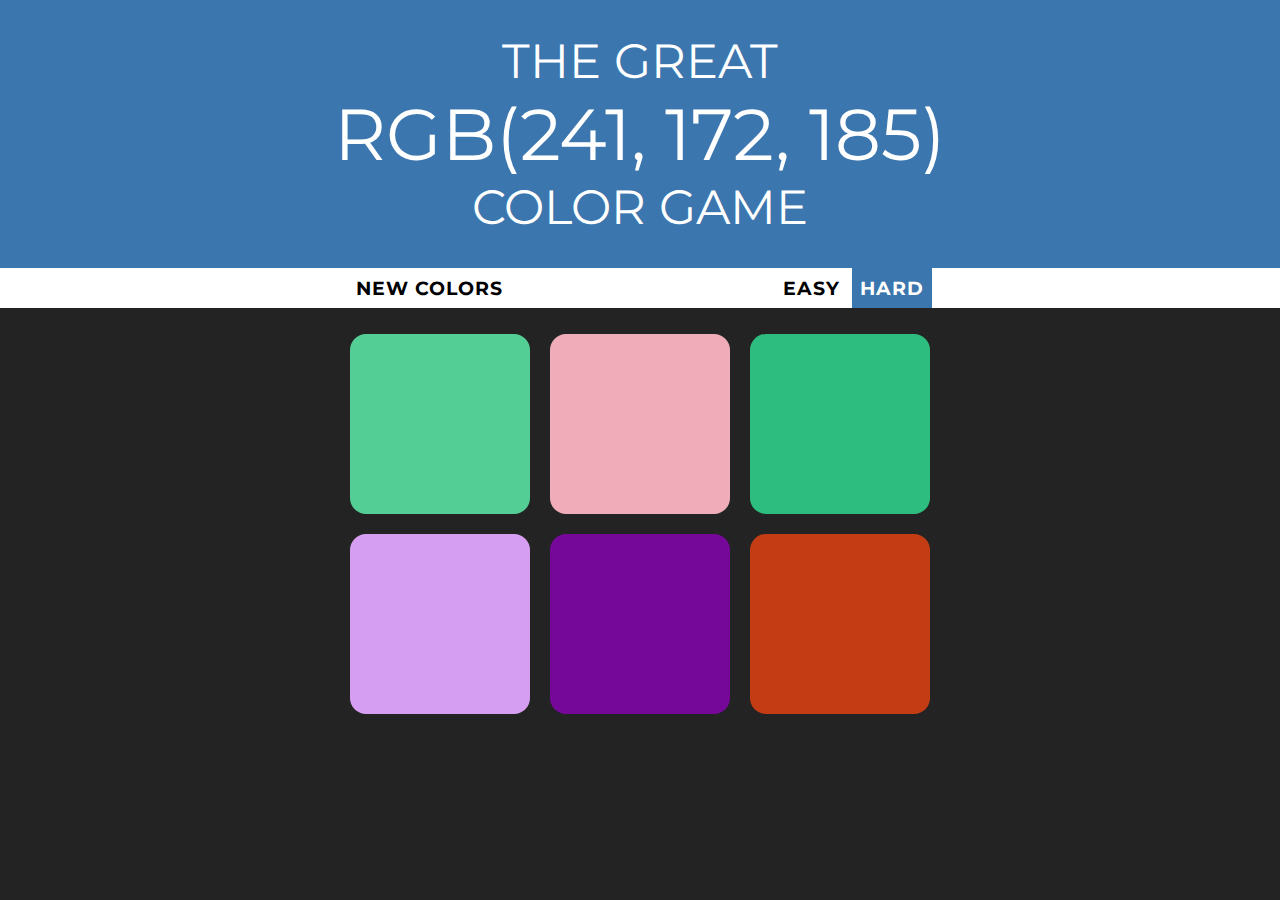
<file: RGB_Guessing_Game/index.html>
<!DOCTYPE html>
<html lang="en">
  <head>
    <meta charset="UTF-8" />
    <meta name="viewport" content="width=device-width, initial-scale=1.0" />
    <title>Color Game</title>
    <link
      href="https://fonts.googleapis.com/css2?family=Montserrat:wght@400;700&display=swap"
      rel="stylesheet"
    />
    <link rel="stylesheet" href="./style.css" />
  </head>
  <body>
    <h1>
      The Great <br />
      <span id="colordisplay">RGB</span> <br />
      color Game
    </h1>
    <div id="stripe">
      <button id="reset">New Colors</button>
      <span id="message"></span>
      <button class="mode">Easy</button>
      <button class="mode selected">Hard</button>
    </div>
    <div id="container">
      <div class="square"></div>
      <div class="square"></div>
      <div class="square"></div>
      <div class="square"></div>
      <div class="square"></div>
      <div class="square"></div>
    </div>
    <script src="./script.js"></script>
  </body>
</html>
</file>
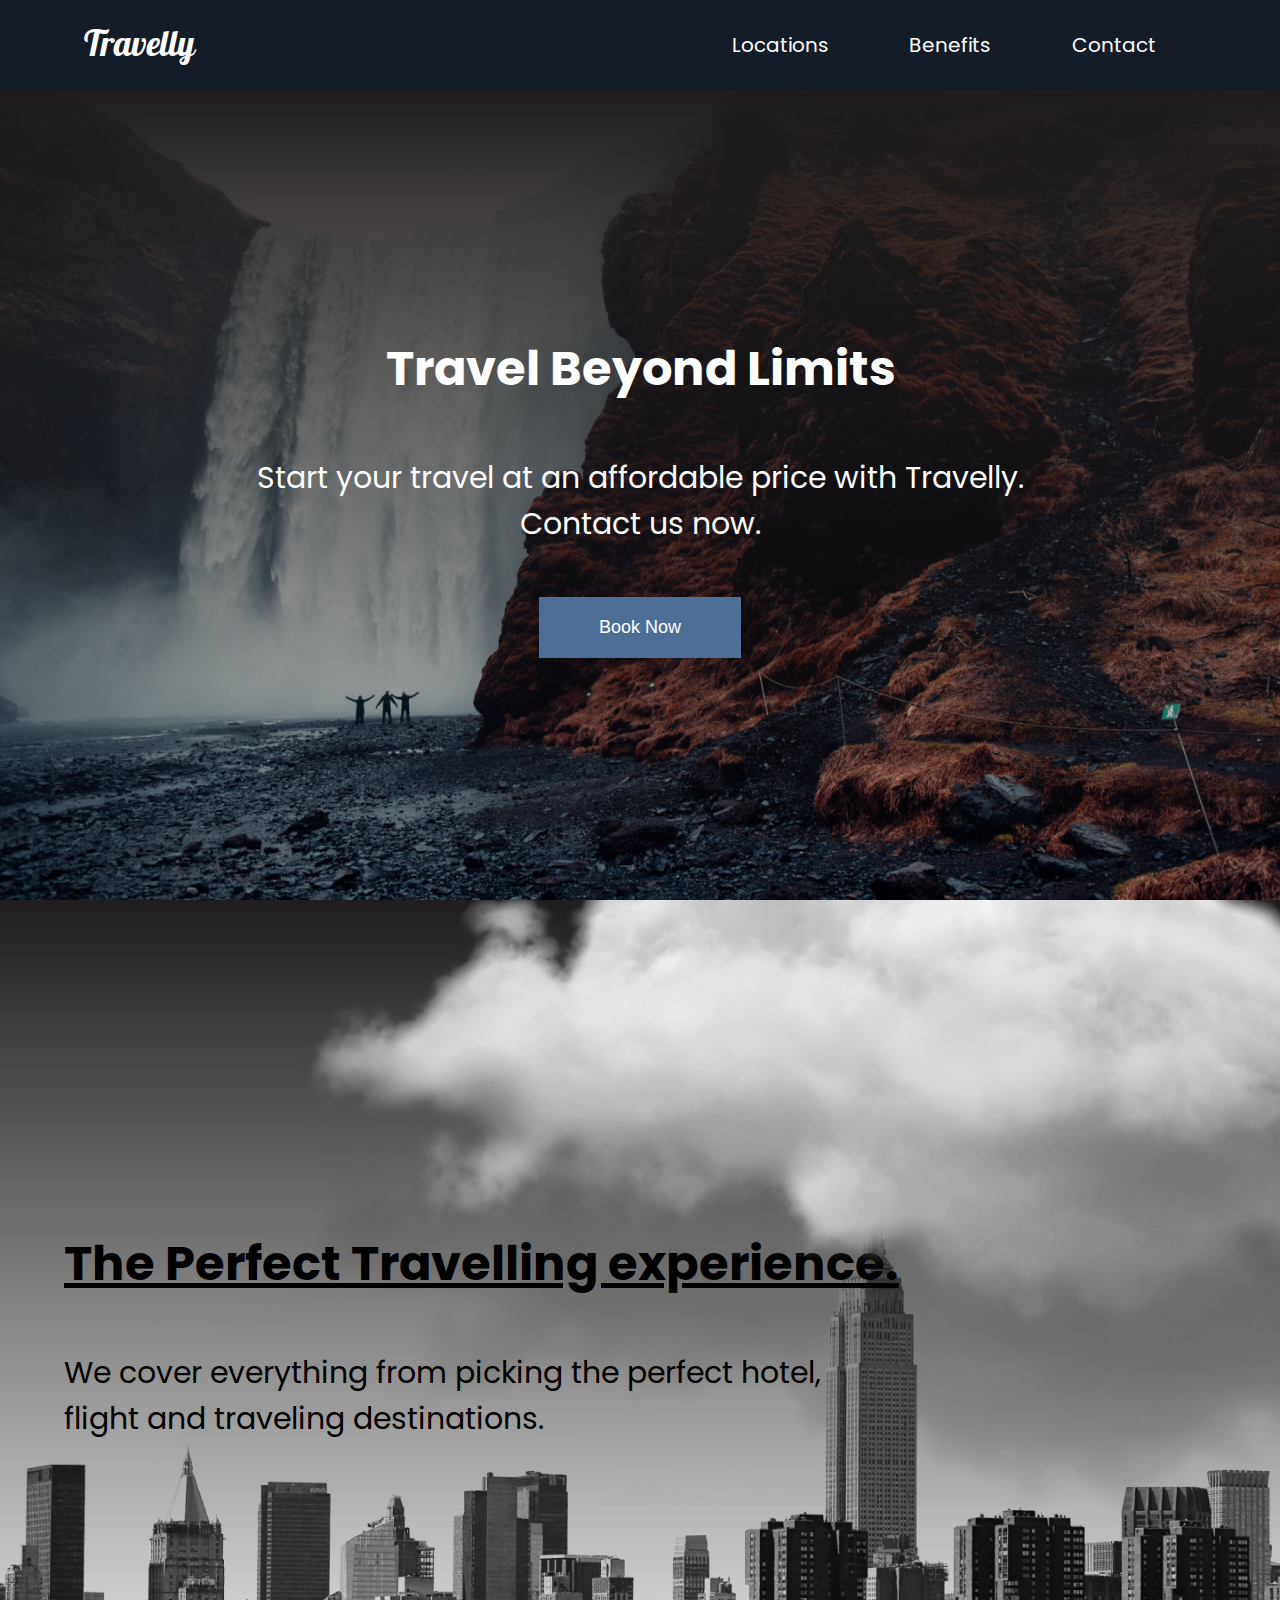
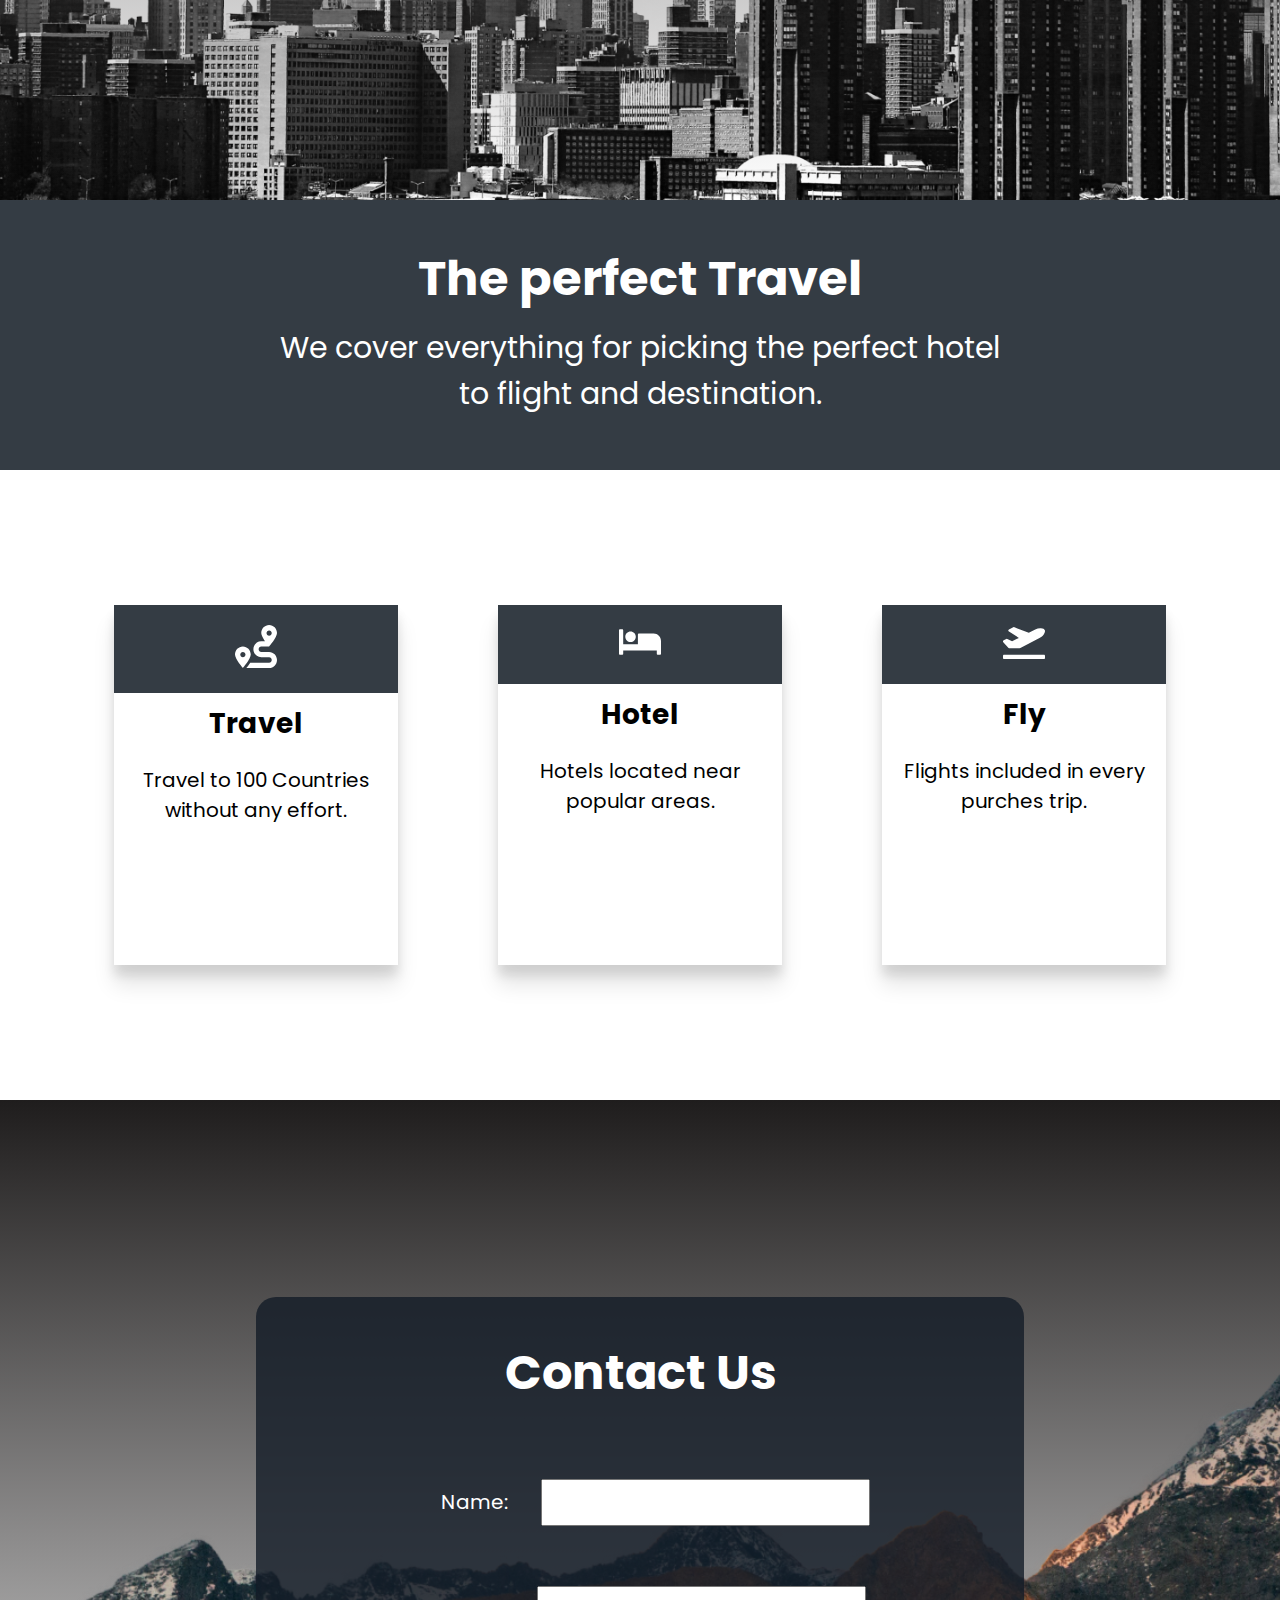
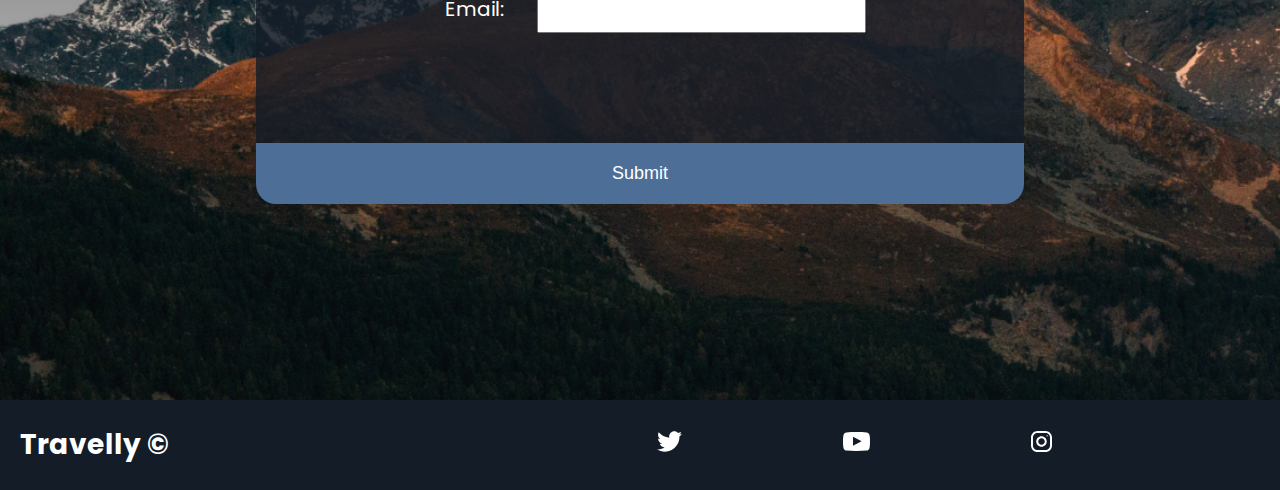
<file: Travel Site/index.html>
<!DOCTYPE html>
<html id="home" lang="en">
  <head>
    <meta charset="UTF-8" />
    <meta name="viewport" content="width=device-width, initial-scale=1.0" />
    <meta
      name="description"
      content="Travelly is a travel agency website that helps you pick out your holiday"
    />
    <meta name="robots" content="index,follow" />
    <link rel="icon" href="/Travel Site/icons/iconmonstr-airport-7-240.png" />

    <link
      href="https://fonts.googleapis.com/css2?family=Pattaya&family=Poppins:wght@400;500&display=swap"
      rel="stylesheet"
    />
    <link rel="stylesheet" href="./style.css" />
    <title>Travelly | Travelling Agency</title>
  </head>
  <body>
    <header class="main-head">
      <nav>
        <h1 id="logo"><a href="#home">Travelly</a></h1>
        <ul>
          <li><a href="#location">Locations</a></li>
          <li><a href="#benefits">Benefits</a></li>
          <li><a href="#contact">Contact</a></li>
        </ul>
      </nav>
    </header>
    <main>
      <section class="hero">
        <h2>Travel Beyond Limits</h2>
        <h3>
          Start your travel at an affordable price with Travelly. <br />
          Contact us now.
        </h3>
        <button>Book Now</button>
      </section>

      <section>
        <section id="location">
          <header class="location-head">
            <h2>The Perfect Travelling experience.</h2>
            <h3>
              We cover everything from picking the perfect hotel, <br />
              flight and traveling destinations.
            </h3>
            <img
              src="/Travel Site/Images/cloud.png"
              class="moving-cloud-1 cloud"
            />
            <img
              src="/Travel Site/Images/cloud.png"
              class="moving-cloud-2 cloud"
            />
          </header>
        </section>

        <section id="benefits">
          <header class="benefits-head">
            <h2>The perfect Travel</h2>
            <h3>
              We cover everything for picking the perfect hotel <br />
              to flight and destination.
            </h3>
          </header>
          <div class="cards">
            <div class="card">
              <div class="card-icon">
                <img src="/Travel Site/icons/route-solid.svg" alt="" />
              </div>
              <h4>Travel</h4>
              <p>Travel to 100 Countries without any effort.</p>
            </div>
            <div class="card">
              <div class="card-icon">
                <img src="/Travel Site/icons/bed-solid.svg" alt="" />
              </div>
              <h4>Hotel</h4>
              <p>Hotels located near popular areas.</p>
            </div>
            <div class="card">
              <div class="card-icon">
                <img
                  src="/Travel Site/icons/plane-departure-solid.svg"
                  alt=""
                />
              </div>
              <h4>Fly</h4>
              <p>Flights included in every purches trip.</p>
            </div>
          </div>
        </section>
      </section>

      <section id="contact">
        <div class="form-wrapper">
          <header class="form-head">
            <h2>Contact Us</h2>
          </header>
          <form>
            <div class="name-form">
              <label for="name">Name:</label>
              <input type="text" name="name" required />
            </div>
            <div class="email-form">
              <label for="email">Email:</label>
              <input type="email" name="email" />
            </div>
            <button type="submit">Submit</button>
          </form>
        </div>
      </section>
    </main>
    <footer>
      <div class="footer-wrapper">
        <h5>
          Travelly &copy;
        </h5>
        <ul>
          <li>
            <a href="#"><img src="./icons/twitter.svg" alt="" /></a>
          </li>
          <li>
            <a href="#"><img src="./icons/youtube.svg" alt="" /></a>
          </li>
          <li>
            <a href="#"><img src="./icons/instagram.svg" alt="" /></a>
          </li>
        </ul>
      </div>
    </footer>
  </body>
</html>
</file>
<file: RGB_Guessing_Game/style.css>
html {
  margin: 0;
  padding: 0;
}
body {
  background-color: #232323;
  color: white;
  margin: 0;
  font-family: "Montserrat", sans-serif;
}
#message {
  text-align: center;
  align-items: center;
}
h1 {
  color: white;
  font-size: 3rem;
  text-align: center;
  padding: 2rem 0rem;
  margin: 0;
  background-color: rgb(60, 118, 174);
  font-weight: normal;
  text-transform: uppercase;
}
#container {
  max-width: 600px;
  margin: 0 auto;
  padding-top: 1rem;
}
.square {
  background-color: white;
  width: 30%;
  padding-bottom: 30%;
  float: left;
  margin: 1.66%;
  border-radius: 1rem;
  transition: background 0.8s;
}

#stripe {
  background-color: white;
  height: 2.5rem;
  text-align: center;
  color: black;
}

.selected {
  background: rgb(60, 118, 174);
  border: none;
  color: white;
}

button {
  border: none;
  background: white;
  align-items: center;
  font-family: "Montserrat", sans-serif;
  font-size: 1.2rem;
  font-weight: 700;
  text-transform: uppercase;
  height: 100%;
  outline: none;
  padding: 0rem 0.5rem;
  letter-spacing: 1px;
  transition: all 0.3s;
}

button:hover {
  background: rgb(60, 118, 174);
  color: white;
}

#colordisplay {
  font-size: 150%;
}
#message {
  display: inline-block;
  width: 20%;
}
</file>
<file: Travel Site/style.css>
/* Global Styles */

* {
  margin: 0;
  padding: 0;
  box-sizing: border-box;
}
html {
  font-size: 62.5%;
}

h1 {
  font-size: 2.6rem;
}

li,
button,
label,
input,
p {
  font-size: 2rem;
}
h2 {
  font-size: 4.8rem;
}
h3 {
  font-size: 3rem;
  font-weight: 400;
}
h4,
h5 {
  font-size: 2.8rem;
}

button {
  padding: 2rem 6rem;
  background: #4c6e97;
  border: none;
  color: white;
  font-size: 1.8rem;
  cursor: pointer;
  transition: background 0.3s ease-in;
}
button:hover {
  background: #131c27;
}

body {
  font-family: "Poppins", sans-serif;
}
/*Nav section with HERO*/

.main-head {
  background: #131c27;
  color: white;
  position: sticky;
  top: 0px;
  z-index: 3;
}
.main-head a {
  color: white;
  text-decoration: none;
}

nav {
  min-height: 10vh;
  display: flex;
  width: 90%;
  margin: auto;
  align-items: center;
  padding: 2rem;
  flex-wrap: wrap;
}

nav ul {
  display: flex;
  flex: 1 1 40rem;
  justify-content: space-around;
  align-items: center;
  list-style: none;
}

#logo {
  flex: 2 1 40rem;
  font-family: "Pattaya", sans-serif;
  font-weight: 400;
  font-size: 3.5rem;
}

.hero {
  min-height: 90vh;
  background: linear-gradient(rgb(31, 29, 29), transparent),
    url(./Images/landing-page.jpg);
  background-repeat: no-repeat;
  background-size: cover;
  background-position: center;
  color: white;
  display: flex;
  flex-direction: column;
  justify-content: center;
  align-items: center;
  text-align: center;
}
.hero h3 {
  padding: 5rem;
}

/* LOCATION SECTION */

#location {
  min-height: 100vh;
  background: linear-gradient(rgb(31, 29, 29), transparent),
    url(./Images/new-york-page.png);
  background-size: cover;
  background-position: center;
  display: flex;

  align-items: center;
  position: relative;
  overflow: hidden;
}

.location-head {
  width: 90%;
  margin: auto;
}

.location-head h2 {
  padding: 1rem 0rem;
  text-decoration: underline;
  text-decoration-thickness: 0.5rem;
}

.location-head h3 {
  padding: 4rem 0rem;
}

.cloud {
  position: absolute;
  top: 0%;
  right: 0%;
  animation: cloudanimation 3s infinite alternate ease-in-out;
}

.moving-cloud-1 {
}
.moving-cloud-2 {
  top: 20%;
  z-index: -1;
  opacity: 0.5;
}

@keyframes cloudanimation {
  from {
    transform: translate(10%, -10%);
  }

  to {
    transform: translate(0%, 0%);
  }
}

/* Benefits */

.benefits-head {
  background: #343c44;
  min-height: 30vh;
  padding: 3rem;
  display: flex;
  justify-content: center;
  color: white;
  align-items: center;
  text-align: center;
  flex-direction: column;
}

.benefits-head h3 {
  padding: 1rem;
}

.card {
  box-shadow: 0px 10px 10px rgba(0, 0, 0, 0.1), 0px 20px 20px rgba(0, 0, 0, 0.1);

  flex: 1 1 25rem;
  min-height: 40vh;
  margin: 2rem 5rem;
  text-align: center;
}

.cards {
  display: flex;
  width: 90%;
  margin: auto;
  align-items: center;
  min-height: 70vh;
  flex-wrap: wrap;
}

.cards img {
  max-width: 15%;
  margin: 2rem;
}

.card-icon {
  background-color: #343c44;
  text-align: center;
}
.card h4,
.card p {
  padding: 1rem;
}

#contact {
  min-height: 100vh;
  background: url(./Images/contact-mountain.png),
    linear-gradient(rgb(31, 29, 29), transparent);
  background-position: center;
  background-repeat: no-repeat;
  background-size: cover;

  display: flex;
  align-items: center;
  justify-content: center;
}

.form-wrapper {
  background: rgba(19, 28, 39, 0.8);
  width: 60%;
  color: white;
  border-radius: 20px;
}

.form-head {
  text-align: center;
  padding: 4rem;
}

.name-form,
.email-form {
  padding: 3rem;
  text-align: center;
}

.form-wrapper label {
  margin: 0rem 3rem;
}

.form-wrapper button {
  width: 100%;
  padding: 2rem;
  margin-top: 8rem;
  border-bottom-left-radius: 20px;
  border-bottom-right-radius: 20px;
}

.form-wrapper input {
  padding: 1rem 3rem;
}

footer {
  color: white;
  background: rgba(19, 28, 39, 1);
}

.footer-wrapper {
  display: flex;
  padding: 2rem;
  width: 90%;
  align-items: center;
  min-height: 10vh;
  flex-wrap: wrap;
}

footer h5 {
  flex: 1 1 40rem;
}

footer ul {
  display: flex;
  flex: 1 1 40rem;
  list-style: none;
  justify-content: space-around;
  align-items: center;
}

/*MEDIA QUERY */
@media screen and (max-width: 933px) {
  html {
    font-size: 45%;
  }
  nav {
    text-align: center;
  }
  #logo {
    padding: 1rem;
  }

  footer {
    text-align: center;
  }
  footer h5 {
    padding-bottom: 3rem;
  }
  .form-wrapper {
    width: 90%;
  }
}
</file>
